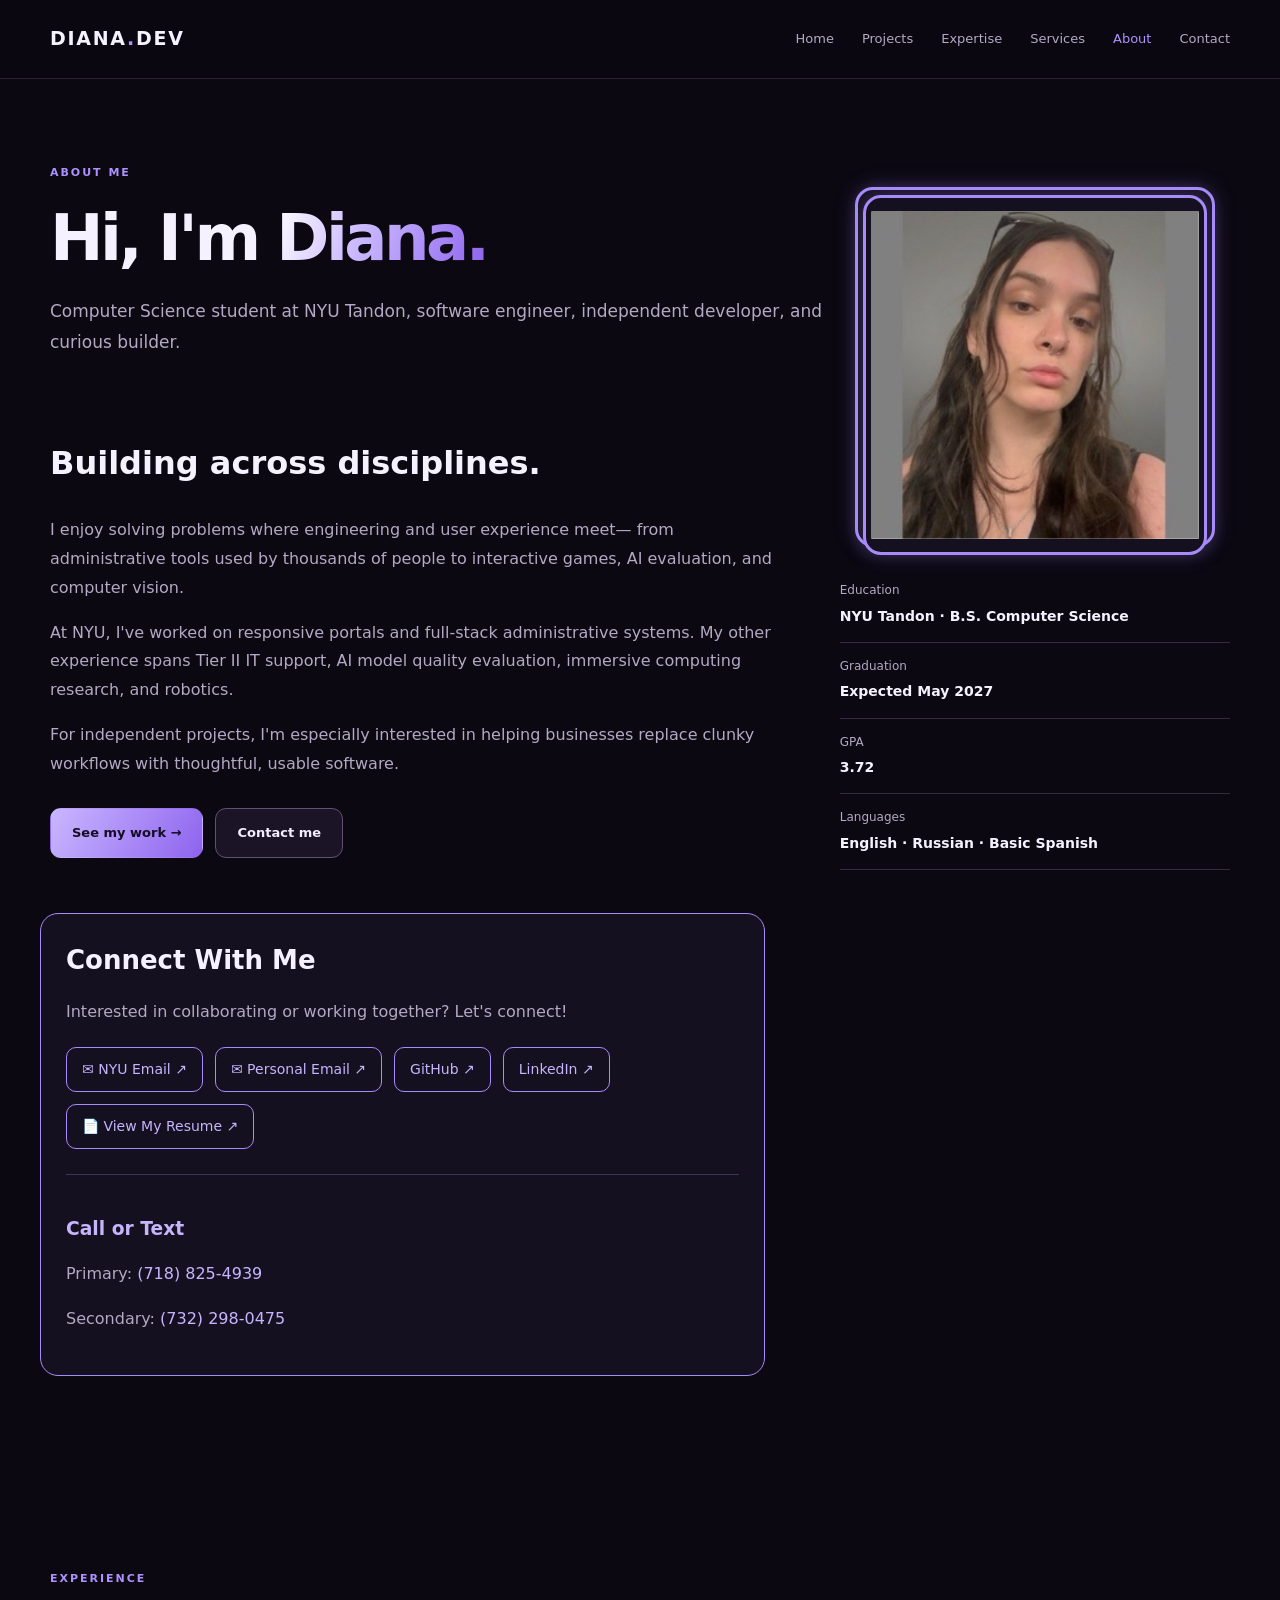
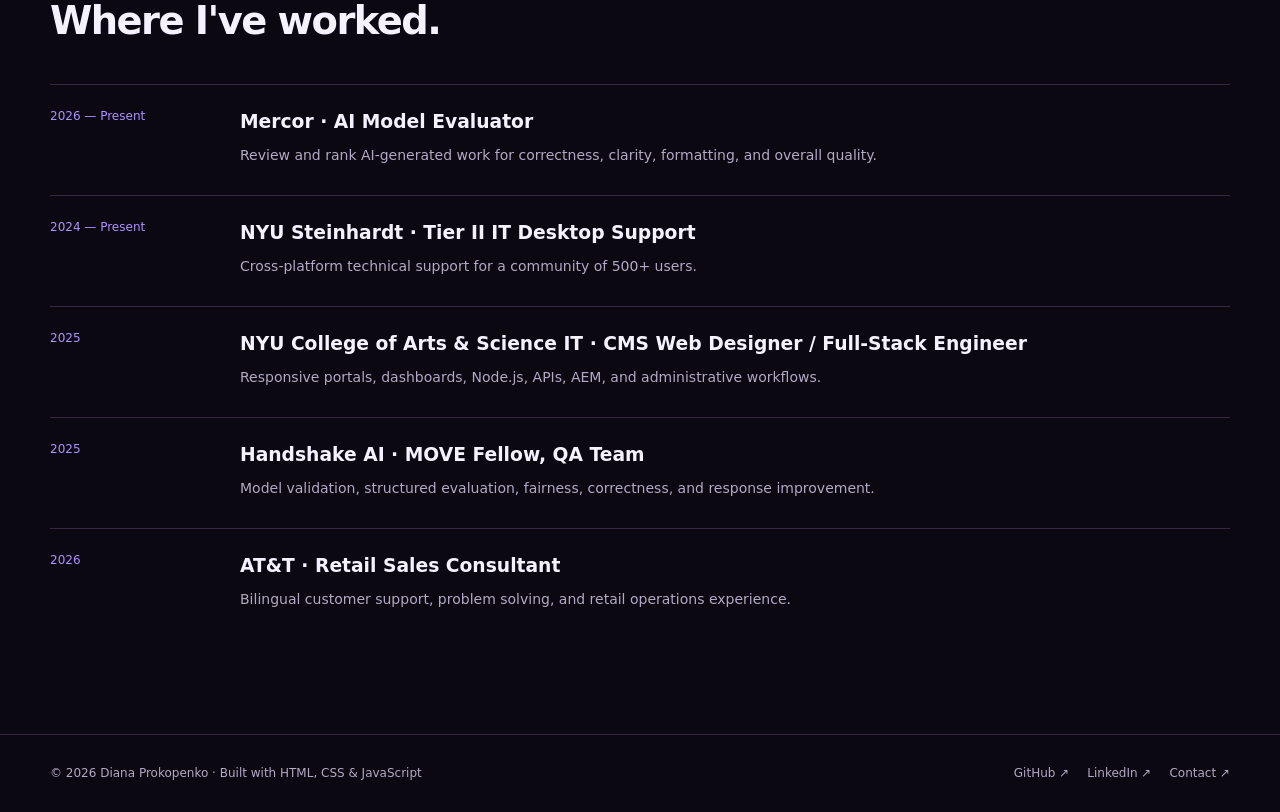
<file: about.html>
<!doctype html>
<html lang="en">

<head>
    <meta charset="utf-8">
    <meta name="viewport" content="width=device-width,initial-scale=1">
    <meta name="description"
        content="About Diana Prokopenko: NYU computer science, software engineering, AI evaluation, and research.">
    <meta name="theme-color" content="#0b0812">
    <title>About | Diana Prokopenko</title>
    <link rel="stylesheet" href="style.css">
</head>

<body>
    <header class="site-header">
        <div class="wrap nav"><a class="logo" href="index.html">DIANA<span>.</span>DEV</a><button class="menu-toggle"
                aria-label="Toggle navigation" aria-expanded="false">☰</button>
            <nav class="nav-links" aria-label="Main navigation"><a href="index.html">Home</a><a
                    href="projects.html">Projects</a><a href="expertise.html">Expertise</a><a
                    href="services.html">Services</a><a href="about.html" aria-current="page">About</a><a
                    href="contact.html">Contact</a></nav>
        </div>
    </header>
    <main>
        <section class="wrap page-intro">
            <div class="eyebrow">ABOUT ME</div>
            <h1>Hi,
                I'm <span class="gradient-text">Diana.</span></h1>
            <p class="lead">Computer Science student at NYU Tandon, software engineer, independent developer, and
                curious builder.</p>
        </section>
        <section class="wrap about-layout section-tight">
            <div class="about-main">
                <h2>Building across disciplines.</h2>
                <p>I enjoy solving problems where engineering and user experience meet— from administrative tools used by
                    thousands of people to interactive games, AI evaluation, and computer vision.</p>
                <p>At NYU, I've worked on responsive portals and full-stack administrative systems. My other experience
                    spans Tier II IT support,
                    AI model quality evaluation,
                    immersive computing research,
                    and robotics.</p>
                <p>For independent projects,
                    I'm especially interested in helping businesses replace clunky workflows with thoughtful, usable
                    software.</p>
                <div class="actions"><a class="btn btn-primary" href="projects.html">See my work →</a><a
                        class="btn btn-outline" href="contact.html">Contact me</a></div>

                        <section class="about-contact">
    <h2>Connect With Me</h2>
    <p>Interested in collaborating or working together? Let's connect!</p>

    <div class="about-contact-links">
        <a href="mailto:dgp9937@nyu.edu">✉ NYU Email ↗</a>
        <a href="mailto:di6nagk@gmail.com">✉ Personal Email ↗</a>

        <a href="https://github.com/diana-gk"
           target="_blank" rel="noopener">GitHub ↗</a>

        <a href="https://www.linkedin.com/in/diana--prokopenko/"
           target="_blank" rel="noopener">LinkedIn ↗</a>

        <a href="assets/Diana_Prokopenko_Resume.pdf"
           target="_blank" rel="noopener">📄 View My Resume ↗</a>
    </div>

    <div class="about-contact-phones">
        <h3>Call or Text</h3>
        <p>Primary:
            <a href="tel:+17188254939">(718) 825-4939</a>
        </p>
        <p>Secondary:
            <a href="tel:+17322980475">(732) 298-0475</a>
        </p>
    </div>
</section>
            </div>
            
            <aside class="about-side">
                <div class="profile-image"><img src="assets/profile.jpg" alt="Diana Prokopenko" class="profile-image"></div>
                <div class="about-facts">
                    <div><span>Education</span><strong>NYU Tandon · B.S. Computer Science</strong></div>
                    <div><span>Graduation</span><strong>Expected May 2027</strong></div>
                    <div><span>GPA</span><strong>3.72</strong></div>
                    <div><span>Languages</span><strong>English · Russian · Basic Spanish</strong></div>
                </div>
            </aside>
        </section>
        <section class="wrap section">
            <div class="section-head">
                <div>
                    <div class="eyebrow">EXPERIENCE</div>
                    <h2>Where I've worked.</h2>
                </div>
            </div>
            <div class="timeline">
                <article><span>2026 — Present</span>
                    <div>
                        <h3>Mercor · AI Model Evaluator</h3>
                        <p>Review and rank AI-generated work for correctness,
                            clarity,
                            formatting,
                            and overall quality.</p>
                    </div>
                </article>
                <article><span>2024 — Present</span>
                    <div>
                        <h3>NYU Steinhardt · Tier II IT Desktop Support</h3>
                        <p>Cross-platform technical support for a community of 500+ users.</p>
                    </div>
                </article>
                <article><span>2025</span>
                    <div>
                        <h3>NYU College of Arts & Science IT · CMS Web Designer / Full-Stack Engineer</h3>
                        <p>Responsive portals,
                            dashboards,
                            Node.js,
                            APIs,
                            AEM,
                            and administrative workflows.</p>
                    </div>
                </article>
                <article><span>2025</span>
                    <div>
                        <h3>Handshake AI · MOVE Fellow,
                            QA Team</h3>
                        <p>Model validation,
                            structured evaluation,
                            fairness,
                            correctness,
                            and response improvement.</p>
                    </div>
                </article>
                <article><span>2026</span>
                    <div>
                        <h3>AT&T · Retail Sales Consultant</h3>
                        <p>Bilingual customer support,
                            problem solving,
                            and retail operations experience.</p>
                    </div>
                </article>
            </div>
        </section>
    </main>
    <footer class="site-footer">
        <div class="wrap footer-row"><span>© <span id="year"></span> Diana Prokopenko · Built with HTML,
                CSS & JavaScript</span>
            <div><a href="https://github.com/diana-gk" target="_blank" rel="noopener">GitHub ↗</a><a
                    href="https://www.linkedin.com/in/diana--prokopenko/" target="_blank" rel="noopener">LinkedIn
                    ↗</a><a href="contact.html">Contact ↗</a></div>
        </div>
    </footer>
    <script src="script.js" defer></script>
</body>

</html>
</file>
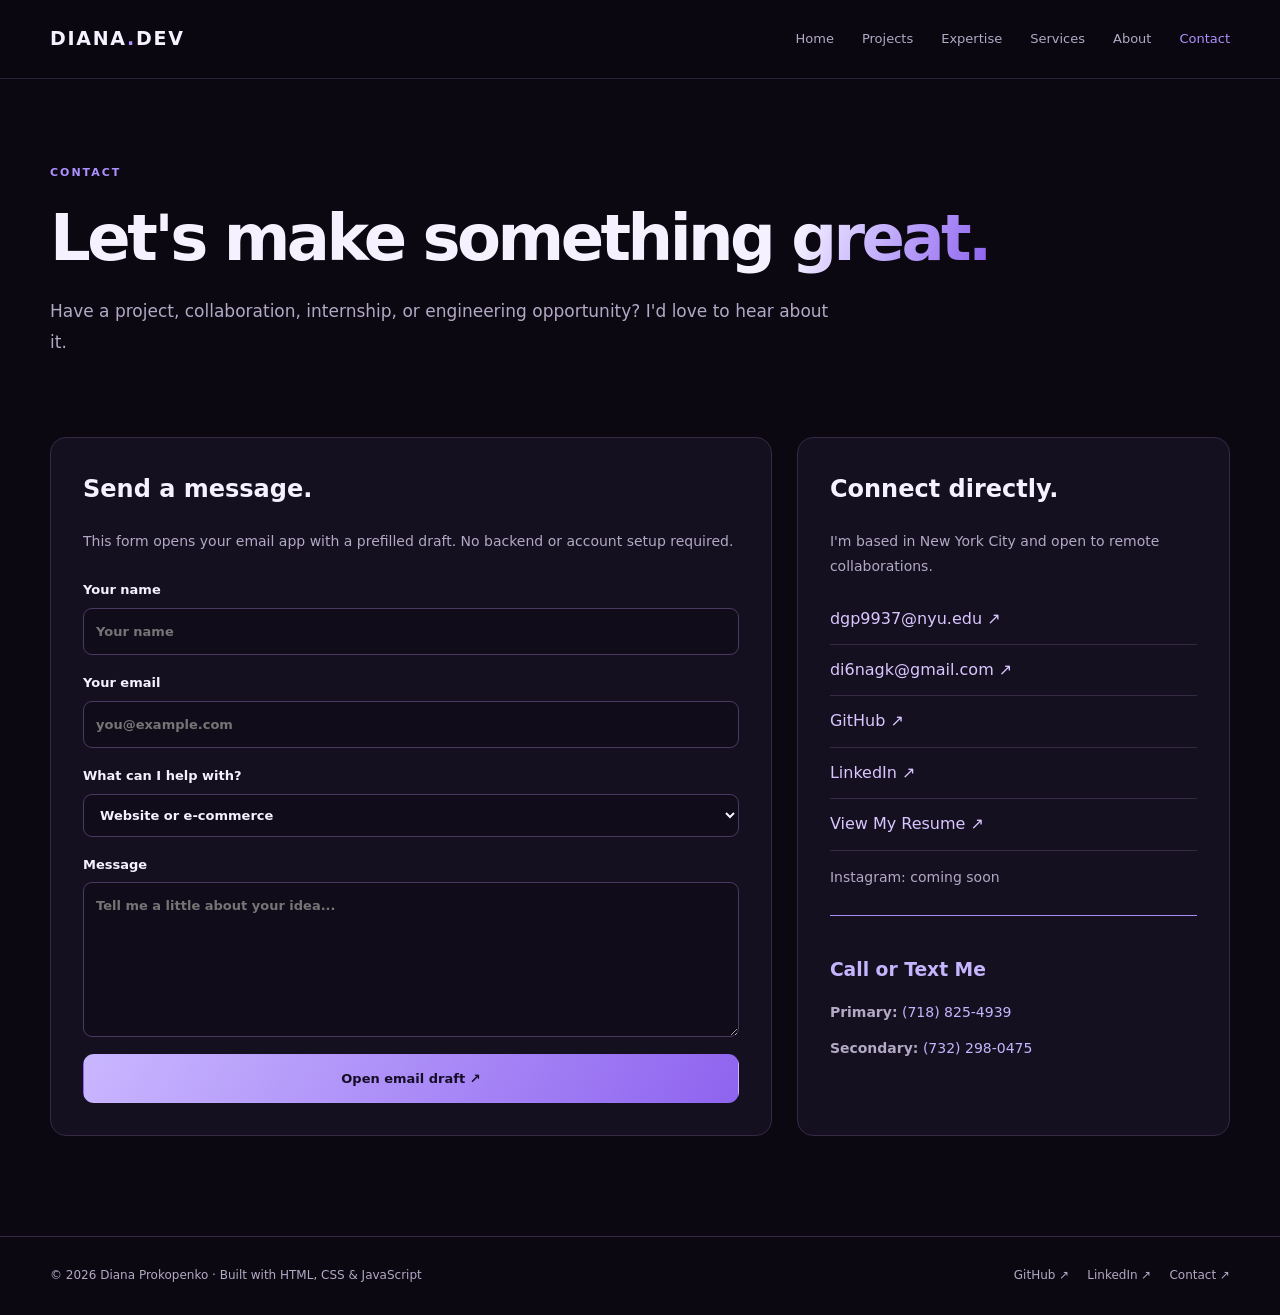
<file: contact.html>
<!doctype html>
<html lang="en">

<head>
    <meta charset="utf-8">
    <meta name="viewport" content="width=device-width,initial-scale=1">
    <meta name="description"
        content="Contact Diana Prokopenko for freelance development and engineering collaborations.">
    <meta name="theme-color" content="#0b0812">
    <title>Contact | Diana Prokopenko</title>
    <link rel="stylesheet" href="style.css">
</head>

<body>
    <header class="site-header">
        <div class="wrap nav"><a class="logo" href="index.html">DIANA<span>.</span>DEV</a><button class="menu-toggle"
                aria-label="Toggle navigation" aria-expanded="false">☰</button>
            <nav class="nav-links" aria-label="Main navigation"><a href="index.html">Home</a><a
                    href="projects.html">Projects</a><a href="expertise.html">Expertise</a><a
                    href="services.html">Services</a><a href="about.html">About</a><a href="contact.html"
                    aria-current="page">Contact</a></nav>
        </div>
    </header>
    <main>
        <section class="wrap page-intro">
            <div class="eyebrow">CONTACT</div>
            <h1>Let's make something <span class="gradient-text">great.</span></h1>
            <p class="lead">Have a project, collaboration, internship, or engineering opportunity? I'd love to hear
                about it.</p>
        </section>
        <section class="wrap contact-layout section-tight">
            <div class="contact-panel">
                <h2>Send a message.</h2>
                <p>This form opens your email app with a prefilled draft. No backend or account setup required.</p>
                <form id="contact-form"><label>Your name<input name="name" type="text" required
                            placeholder="Your name"></label><label>Your email<input name="email" type="email" required
                            placeholder="you@example.com"></label><label>What can I help with?<select name="topic">
                            <option>Website or e-commerce</option>
                            <option>Business software</option>
                            <option>Collaboration</option>
                            <option>Software engineering opportunity</option>
                            <option>Something else</option>
                        </select></label><label>Message<textarea name="message" rows="6" required
                            placeholder="Tell me a little about your idea..."></textarea></label><button
                        class="btn btn-primary" type="submit">Open email draft ↗</button></form>
            </div>
            <aside class="contact-side">
                <h2>Connect directly.</h2>
                <p>I'm based in New York City and open to remote collaborations.</p>
                <a
                    href="mailto:dgp9937@nyu.edu">dgp9937@nyu.edu ↗</a>
                    <a
                    href="mailto:di6nagk@gmail.com">di6nagk@gmail.com ↗</a>
                    <a href="https://github.com/diana-gk"
                    target="_blank" rel="noopener">GitHub ↗</a>
                    <a href="https://www.linkedin.com/in/diana--prokopenko/"
                    target="_blank" rel="noopener">LinkedIn ↗</a>
                    <a href="assets/Diana_Prokopenko_Resume.pdf" target="_blank" rel="noopener"> View My Resume ↗ </a>
                <p class="quiet">Instagram: coming soon</p>


                <div class="contact-phones">
                    <h3>Call or Text Me</h3>

                    <p>
                        <strong>Primary:</strong>
                        <a href="tel:+1XXXXXXXXXX">(718) 825-4939</a>
                    </p>

                    <p>
                        <strong>Secondary:</strong>
                        <a href="tel:+1YYYYYYYYYY">(732) 298-0475</a>
                    </p>
                </div>
            </aside>
        </section>
    </main>
    <footer class="site-footer">
        <div class="wrap footer-row"><span>© <span id="year"></span> Diana Prokopenko · Built with HTML,
                CSS & JavaScript</span>
            <div><a href="https://github.com/diana-gk" target="_blank" rel="noopener">GitHub ↗</a><a
                    href="https://www.linkedin.com/in/diana--prokopenko/" target="_blank" rel="noopener">LinkedIn
                    ↗</a><a href="contact.html">Contact ↗</a></div>
        </div>
    </footer>
    <script src="script.js" defer></script>
</body>

</html>
</file>
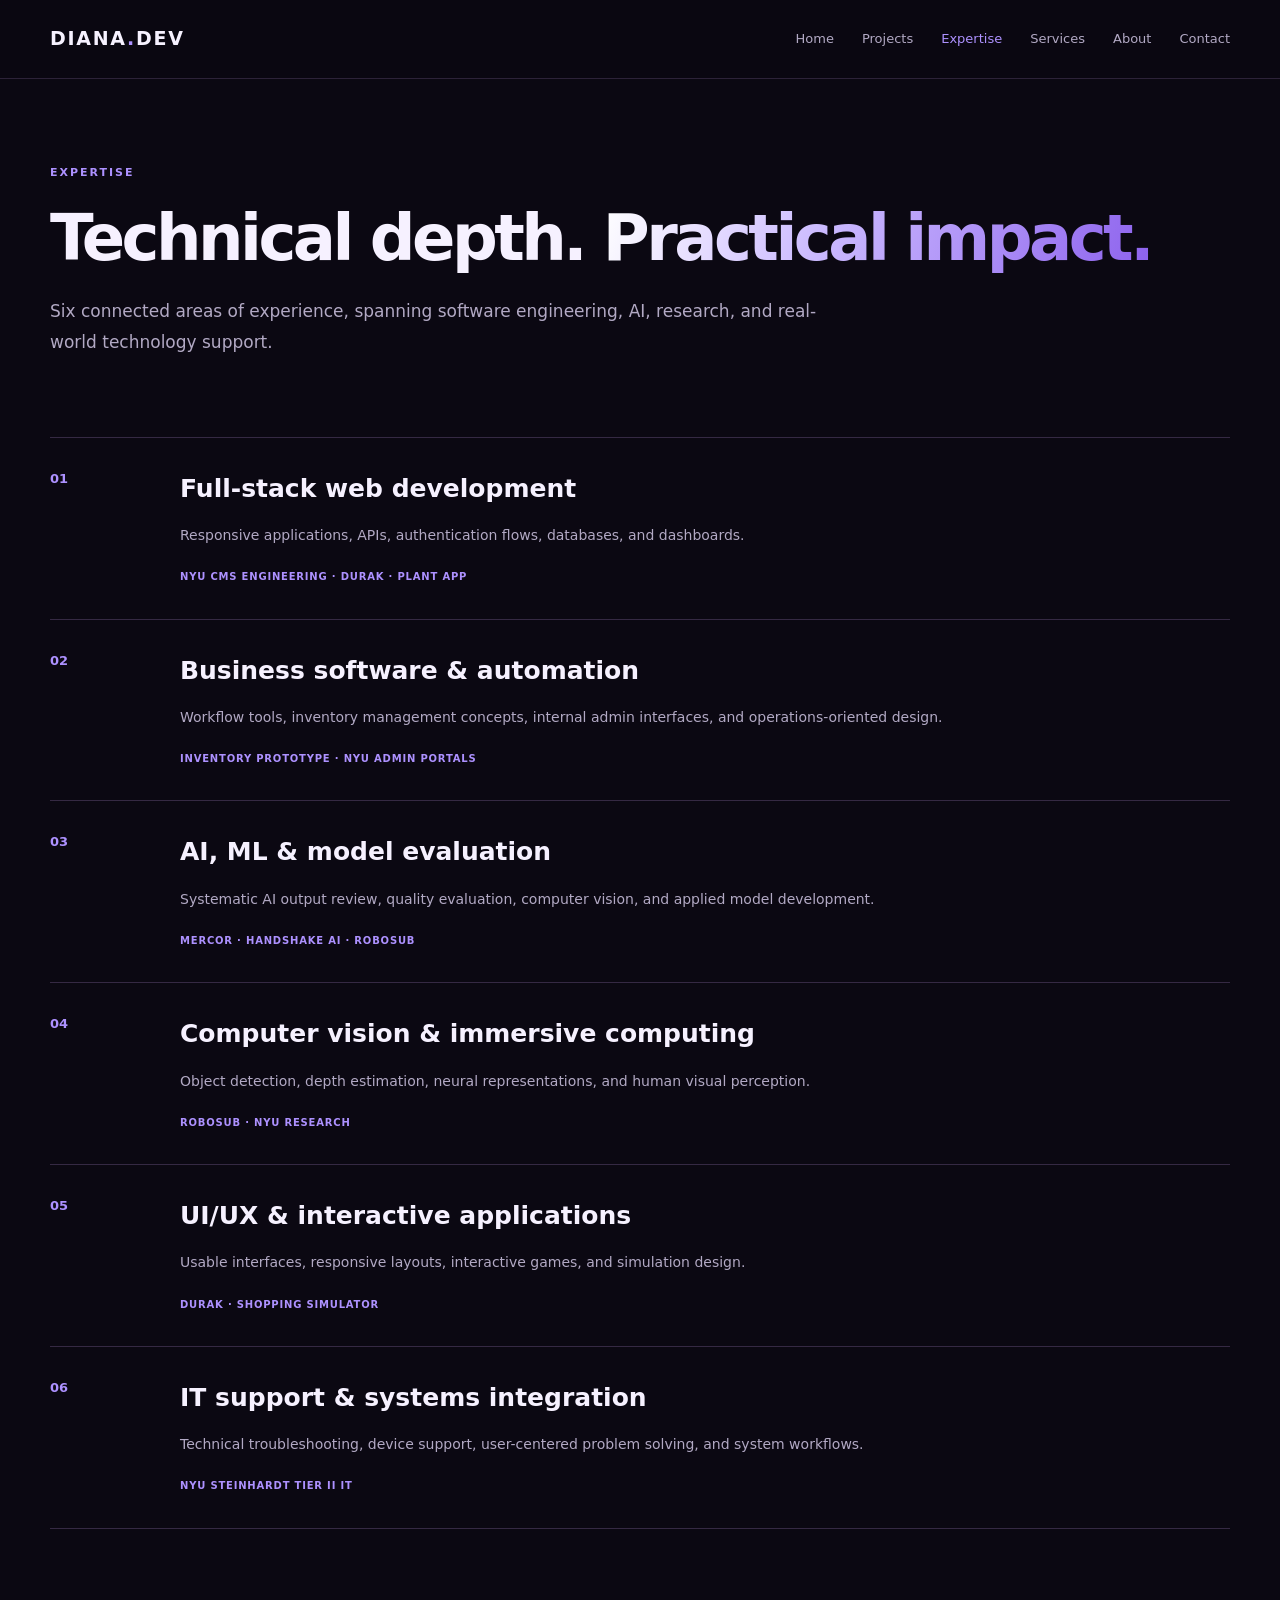
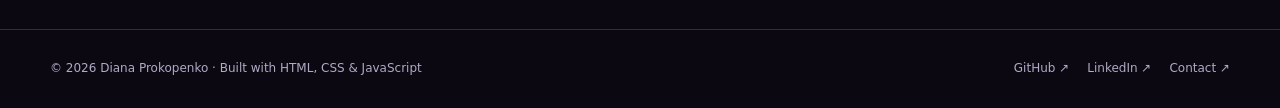
<file: expertise.html>
<!doctype html><html lang="en"><head><meta charset="utf-8"><meta name="viewport" content="width=device-width,initial-scale=1"><meta name="description" content="Specialties in full-stack development, AI, UX, immersive computing, and IT systems."><meta name="theme-color" content="#0b0812"><title>Expertise | Diana Prokopenko</title><link rel="stylesheet" href="style.css"></head><body><header class="site-header"><div class="wrap nav"><a class="logo" href="index.html">DIANA<span>.</span>DEV</a><button class="menu-toggle" aria-label="Toggle navigation" aria-expanded="false">☰</button><nav class="nav-links" aria-label="Main navigation"><a href="index.html">Home</a><a href="projects.html">Projects</a><a href="expertise.html" aria-current="page">Expertise</a><a href="services.html">Services</a><a href="about.html">About</a><a href="contact.html">Contact</a></nav></div></header><main><section class="wrap page-intro"><div class="eyebrow">EXPERTISE</div><h1>Technical depth. <span class="gradient-text">Practical impact.</span></h1><p class="lead">Six connected areas of experience, spanning software engineering, AI, research, and real-world technology support.</p></section><section class="wrap section section-tight"><div class="expertise-list"><article class="expertise-item"><span class="number">01</span><div><h2>Full-stack web development</h2><p>Responsive applications, APIs, authentication flows, databases, and dashboards.</p><span class="eyebrow">NYU CMS engineering · Durak · Plant App</span></div></article><article class="expertise-item"><span class="number">02</span><div><h2>Business software & automation</h2><p>Workflow tools, inventory management concepts, internal admin interfaces, and operations-oriented design.</p><span class="eyebrow">Inventory prototype · NYU admin portals</span></div></article><article class="expertise-item"><span class="number">03</span><div><h2>AI, ML & model evaluation</h2><p>Systematic AI output review, quality evaluation, computer vision, and applied model development.</p><span class="eyebrow">Mercor · Handshake AI · RoboSub</span></div></article><article class="expertise-item"><span class="number">04</span><div><h2>Computer vision & immersive computing</h2><p>Object detection, depth estimation, neural representations, and human visual perception.</p><span class="eyebrow">RoboSub · NYU research</span></div></article><article class="expertise-item"><span class="number">05</span><div><h2>UI/UX & interactive applications</h2><p>Usable interfaces, responsive layouts, interactive games, and simulation design.</p><span class="eyebrow">Durak · Shopping Simulator</span></div></article><article class="expertise-item"><span class="number">06</span><div><h2>IT support & systems integration</h2><p>Technical troubleshooting, device support, user-centered problem solving, and system workflows.</p><span class="eyebrow">NYU Steinhardt Tier II IT</span></div></article></div></section></main><footer class="site-footer"><div class="wrap footer-row"><span>© <span id="year"></span> Diana Prokopenko · Built with HTML, CSS & JavaScript</span><div><a href="https://github.com/diana-gk" target="_blank" rel="noopener">GitHub ↗</a><a href="https://www.linkedin.com/in/diana--prokopenko/" target="_blank" rel="noopener">LinkedIn ↗</a><a href="contact.html">Contact ↗</a></div></div></footer><script src="script.js" defer></script></body></html>
</file>
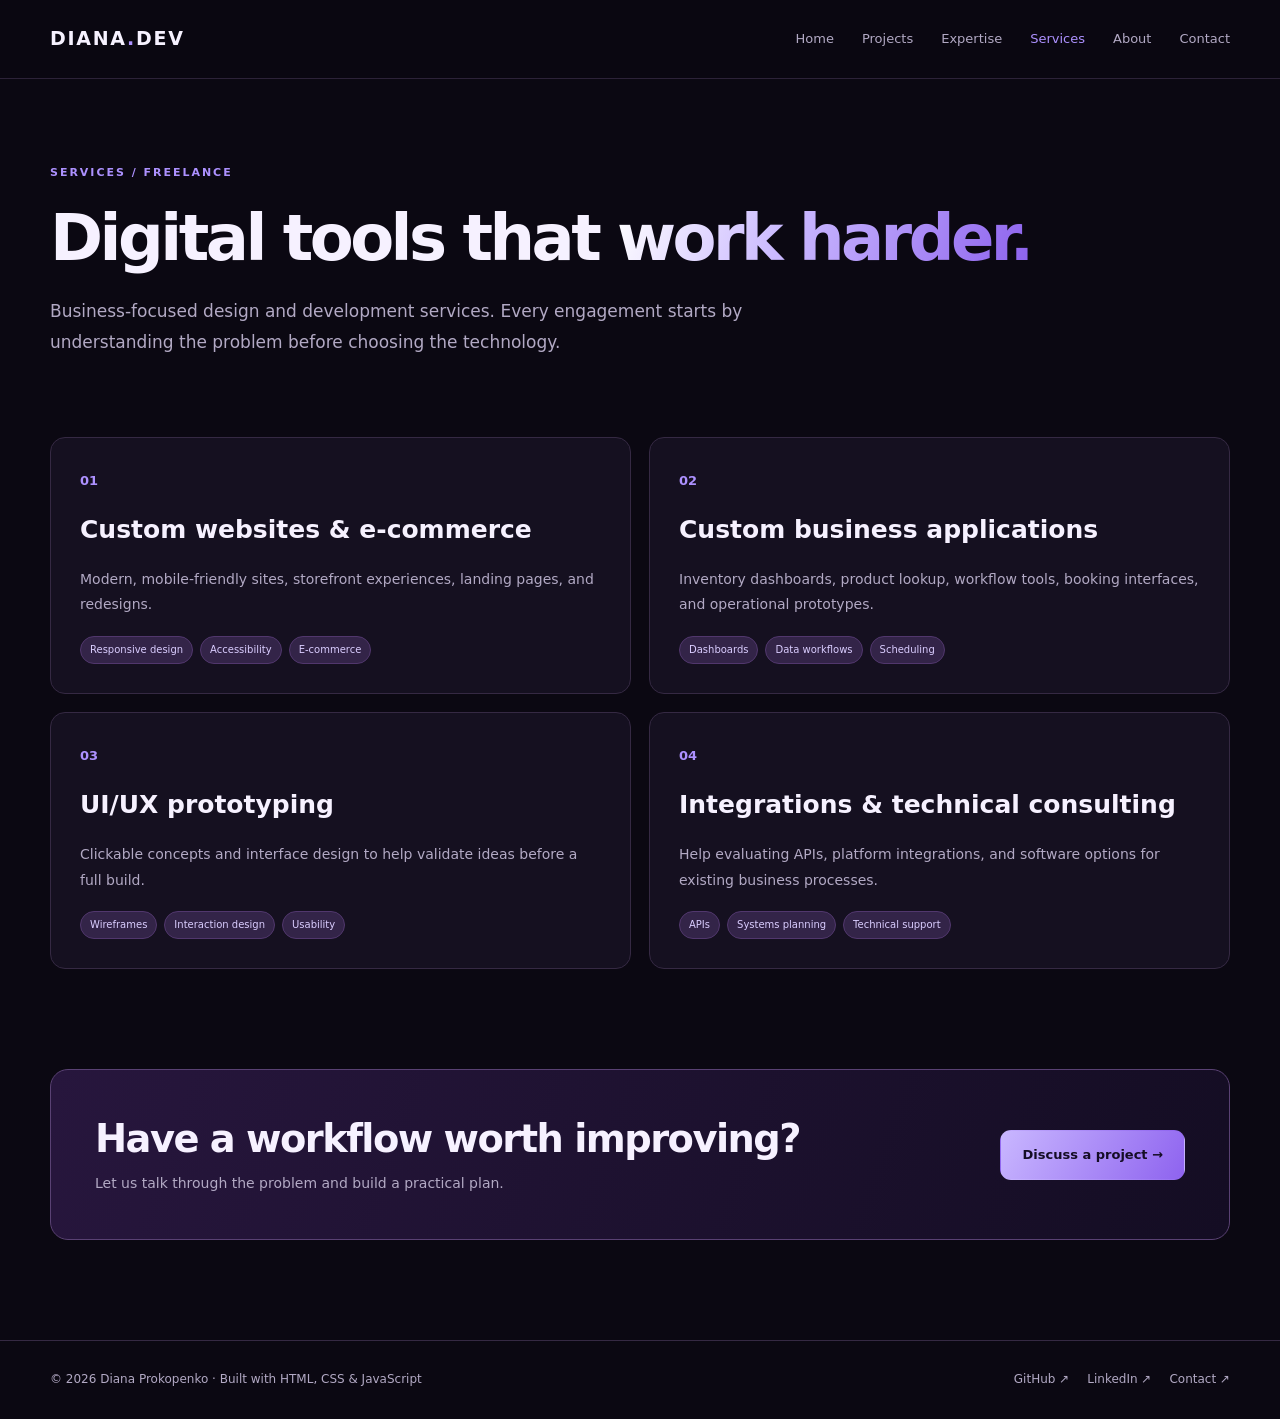
<file: services.html>
<!doctype html><html lang="en"><head><meta charset="utf-8"><meta name="viewport" content="width=device-width,initial-scale=1"><meta name="description" content="Freelance websites, e-commerce, business software, and UX prototyping."><meta name="theme-color" content="#0b0812"><title>Services | Diana Prokopenko</title><link rel="stylesheet" href="style.css"></head><body><header class="site-header"><div class="wrap nav"><a class="logo" href="index.html">DIANA<span>.</span>DEV</a><button class="menu-toggle" aria-label="Toggle navigation" aria-expanded="false">☰</button><nav class="nav-links" aria-label="Main navigation"><a href="index.html">Home</a><a href="projects.html">Projects</a><a href="expertise.html">Expertise</a><a href="services.html" aria-current="page">Services</a><a href="about.html">About</a><a href="contact.html">Contact</a></nav></div></header><main><section class="wrap page-intro"><div class="eyebrow">SERVICES / FREELANCE</div><h1>Digital tools that <span class="gradient-text">work harder.</span></h1><p class="lead">Business-focused design and development services. Every engagement starts by understanding the problem before choosing the technology.</p></section><section class="wrap section section-tight"><div class="service-grid"><article class="service-card"><span class="number">01</span><h2>Custom websites & e-commerce</h2><p>Modern, mobile-friendly sites, storefront experiences, landing pages, and redesigns.</p><div class="tags"><span>Responsive design</span><span>Accessibility</span><span>E-commerce</span></div></article><article class="service-card"><span class="number">02</span><h2>Custom business applications</h2><p>Inventory dashboards, product lookup, workflow tools, booking interfaces, and operational prototypes.</p><div class="tags"><span>Dashboards</span><span>Data workflows</span><span>Scheduling</span></div></article><article class="service-card"><span class="number">03</span><h2>UI/UX prototyping</h2><p>Clickable concepts and interface design to help validate ideas before a full build.</p><div class="tags"><span>Wireframes</span><span>Interaction design</span><span>Usability</span></div></article><article class="service-card"><span class="number">04</span><h2>Integrations & technical consulting</h2><p>Help evaluating APIs, platform integrations, and software options for existing business processes.</p><div class="tags"><span>APIs</span><span>Systems planning</span><span>Technical support</span></div></article></div></section><section class="wrap cta-banner"><div><h2>Have a workflow worth improving?</h2><p>Let us talk through the problem and build a practical plan.</p></div><a class="btn btn-primary" href="contact.html">Discuss a project →</a></section></main><footer class="site-footer"><div class="wrap footer-row"><span>© <span id="year"></span> Diana Prokopenko · Built with HTML, CSS & JavaScript</span><div><a href="https://github.com/diana-gk" target="_blank" rel="noopener">GitHub ↗</a><a href="https://www.linkedin.com/in/diana--prokopenko/" target="_blank" rel="noopener">LinkedIn ↗</a><a href="contact.html">Contact ↗</a></div></div></footer><script src="script.js" defer></script></body></html>
</file>
<file: style.css>
/* EDIT YOUR THEME COLORS HERE */
:root {
    --bg: #0b0812;
    --panel: #151020;
    --panel2: #1e1630;
    --purple: #ad91ff;
    --purple2: #7241e8;
    --text: #f6f1ff;
    --muted: #b2a9c4;
    --line: #352943;
    --max: 1180px
}

* {
    box-sizing: border-box
}

html {
    scroll-behavior: smooth
}

body {
    margin: 0;
    background: var(--bg);
    color: var(--text);
    font-family: Inter,
        ui-sans-serif,
        system-ui,
        -apple-system,
        Segoe UI,
        Arial,
        sans-serif;
    line-height: 1.65
}

a {
    color: inherit;
    text-decoration: none
}

button,
input,
select,
textarea {
    font: inherit
}

button {
    cursor: pointer
}

img {
    display: block;
    max-width: 100%
}

.wrap {
    width: min(var(--max),
            calc(100% - 48px));
    margin-inline: auto
}

.site-header {
    position: sticky;
    top: 0;
    z-index: 20;
    background: #0b0812eb;
    backdrop-filter: blur(18px);
    border-bottom: 1px solid #2c2238
}

.nav {
    display: flex;
    align-items: center;
    justify-content: space-between;
    min-height: 78px
}

.logo {
    font-size: 19px;
    letter-spacing: .09em;
    font-weight: 850
}

.logo span {
    color: var(--purple)
}

.nav-links {
    display: flex;
    gap: 28px;
    align-items: center
}

.nav-links a {
    font-size: 13px;
    color: var(--muted);
    transition: color .2s
}

.nav-links a:hover,
.nav-links a[ aria-current=page] {
    color: var(--purple)
}

.menu-toggle {
    display: none;
    border: 1px solid var(--line);
    color: var(--text);
    background: var(--panel);
    border-radius: 8px;
    padding: 5px 12px
}

.eyebrow {
    font-size: 11px;
    font-weight: 750;
    letter-spacing: .18em;
    text-transform: uppercase;
    color: var(--purple)
}

.dot {
    display: inline-block;
    width: 8px;
    height: 8px;
    background: #a78bfa;
    border-radius: 50%;
    margin-right: 9px
}

.hero {
    display: grid;
    grid-template-columns: 1.12fr .88fr;
    gap: 65px;
    align-items: center;
    padding-block: 112px 96px
}

.hero h1,
.page-intro h1 {
    font-size: clamp(42px,
            5.3vw,
            74px);
    line-height: 1.09;
    letter-spacing: -.055em;
    margin: 22px 0
}

.gradient-text {
    background: linear-gradient(110deg,
            #fff 0%,
            #cbbaff 40%,
            #8c61ed 100%);
    -webkit-background-clip: text;
    background-clip: text;
    color: transparent
}

.lead {
    font-size: 17px;
    line-height: 1.85;
    color: var(--muted);
    max-width: 700px
}

.actions {
    display: flex;
    flex-wrap: wrap;
    gap: 12px;
    margin-top: 30px
}

.btn {
    display: inline-flex;
    align-items: center;
    justify-content: center;
    border-radius: 11px;
    padding: 13px 21px;
    font-size: 13px;
    font-weight: 750;
    border: 1px solid transparent;
    transition: transform .2s,
        background .2s
}

.btn:hover {
    transform: translateY(-2px)
}

.btn-primary {
    background: linear-gradient(120deg,
            #c9b7ff,
            #8e63ef);
    color: #150d25
}

.btn-outline {
    border-color: #615073;
    background: #1b1427;
    color: #f4ecff
}

.social-line {
    display: flex;
    gap: 20px;
    margin-top: 27px;
    color: #b9a7d9;
    font-size: 13px
}

.social-line a:hover,
.text-link:hover {
    color: #fff
}

.hero-visual {
    background: linear-gradient(145deg,
            #291b43,
            #140f21);
    border: 1px solid #56406e;
    border-radius: 19px;
    padding: 17px;
    box-shadow: 0 24px 100px #6b31d72b;
    transform: rotate(1.5deg)
}

.hero-visual img {
    border-radius: 9px
}

.visual-label,
.visual-bottom {
    font-size: 10px;
    letter-spacing: .12em;
    color: #d0c0e7
}

.visual-label {
    margin: 3px 0 14px
}

.visual-bottom {
    display: flex;
    justify-content: space-between;
    margin-top: 12px
}

.stats {
    display: grid;
    grid-template-columns: repeat(4,
            1fr);
    border-top: 1px solid var(--line);
    border-bottom: 1px solid var(--line);
    padding: 30px 0;
    gap: 20px
}

.stats>div {
    display: flex;
    flex-direction: column;
    gap: 4px
}

.stats strong {
    font-size: 30px;
    letter-spacing: -.04em;
    color: #e4d9ff
}

.stats span {
    font-size: 12px;
    color: var(--muted)
}

.section {
    padding-block: 94px
}

.section-tight {
    padding-top: 15px;
    padding-bottom: 100px
}

.section-head {
    display: flex;
    justify-content: space-between;
    gap: 30px;
    align-items: end;
    margin-bottom: 30px
}

.section-head h2,
.cta-banner h2 {
    font-size: clamp(30px,
            3vw,
            43px);
    letter-spacing: -.04em;
    line-height: 1.2;
    margin: 10px 0
}

.section-head p {
    color: var(--muted);
    max-width: 360px;
    font-size: 14px
}

.project-grid {
    display: grid;
    grid-template-columns: repeat(2,
            minmax(0,
                1fr));
    gap: 24px
}

.project-card {
    background: var(--panel);
    border: 1px solid var(--line);
    border-radius: 17px;
    overflow: hidden;
    transition: border-color .2s,
        transform .2s
}

.project-card:hover {
    border-color: #8865bf;
    transform: translateY(-3px)
}

.project-card img,
.project-card video {
    width: 100%;
    height: 240px;
    object-fit: contain;
    object-position: center;
    background: #0a0a0a;
    display: block;
}

.card-body {
    padding: 25px
}

.meta {
    display: flex;
    justify-content: space-between;
    gap: 12px;
    flex-wrap: wrap;
    font-size: 11px;
    color: #b8a0e3
}

.meta span:last-child {
    color: #b8adc7
}

.project-card h3 {
    font-size: 23px;
    line-height: 1.3;
    margin: 13px 0 10px;
    letter-spacing: -.025em
}

.project-card p,
.mini-card p,
.service-card p,
.expertise-item p,
.about-main p,
.timeline p,
.contact-panel p,
.contact-side p {
    font-size: 14px;
    color: var(--muted);
    line-height: 1.8
}

.tags {
    display: flex;
    flex-wrap: wrap;
    gap: 7px;
    margin-top: 18px
}

.tags span {
    font-size: 10px;
    color: #dacdff;
    background: #332448;
    border: 1px solid #51376d;
    padding: 5px 9px;
    border-radius: 20px
}

.card-links {
    display: flex;
    flex-wrap: wrap;
    gap: 17px;
    margin-top: 21px;
    min-height: 20px
}

.text-link {
    color: #d7c5ff;
    font-size: 12px;
    font-weight: 700
}

.quiet {
    font-size: 12px;
    color: #8e819f
}

.section-cta {
    text-align: center;
    margin-top: 30px
}

.expertise-grid,
.service-grid {
    display: grid;
    grid-template-columns: repeat(2,
            1fr);
    gap: 18px
}

.mini-card,
.service-card {
    background: var(--panel);
    border: 1px solid var(--line);
    padding: 29px;
    border-radius: 15px
}

.mini-card:hover {
    border-color: #7657a8
}

.mini-icon {
    display: block;
    color: var(--purple);
    font-size: 30px
}

.mini-card h3 {
    font-size: 18px;
    margin: 10px 0 5px
}

.cta-banner {
    display: flex;
    justify-content: space-between;
    align-items: center;
    gap: 20px;
    background: linear-gradient(110deg,
            #27163d,
            #140d23);
    border: 1px solid #594173;
    border-radius: 18px;
    padding: 36px 44px;
    margin-bottom: 100px
}

.cta-banner p {
    font-size: 14px;
    color: var(--muted);
    margin: 8px 0
}

.page-intro {
    padding-top: 85px;
    padding-bottom: 46px
}

.page-intro h1 {
    font-size: clamp(42px,
            5vw,
            68px)
}

.page-intro .lead {
    max-width: 780px
}

.filters {
    display: flex;
    flex-wrap: wrap;
    gap: 9px;
    margin-bottom: 28px
}

.filter-btn {
    border: 1px solid var(--line);
    background: #191225;
    color: #c6b9d9;
    border-radius: 25px;
    padding: 9px 15px;
    font-size: 12px
}

.filter-btn:hover,
.filter-btn.active {
    background: #9b7ae7;
    color: #11091d;
    border-color: #9b7ae7
}

.project-card[ hidden] {
    display: none
}

.expertise-list {
    border-top: 1px solid var(--line)
}

.expertise-item {
    display: grid;
    grid-template-columns: 100px 1fr;
    gap: 30px;
    padding: 30px 0;
    border-bottom: 1px solid var(--line)
}

.expertise-item h2 {
    margin: 0;
    font-size: 25px
}

.expertise-item .number,
.service-card .number {
    color: var(--purple);
    font-size: 13px;
    font-weight: 700
}

.expertise-item .eyebrow {
    font-size: 10px;
    letter-spacing: .08em
}

.service-card h2 {
    font-size: 25px;
    line-height: 1.3
}

.about-layout {
    display: grid;
    grid-template-columns: 1.3fr .7fr;
    gap: 65px
}

.about-main h2 {
    font-size: 32px;
    margin-top: 0
}

.about-main p {
    font-size: 16px
}


.about-facts {
    margin-top: 20px
    
}

.about-layout > aside {
    transform: translateY(-250px);
}

.about-facts>div {
    padding: 14px 0;
    border-bottom: 1px solid var(--line);
    display: flex;
    flex-direction: column;
    gap: 4px
    
}

.about-facts span {
    font-size: 12px;
    color: var(--muted)
}

.about-facts strong {
    font-size: 14px
}

.timeline article {
    display: grid;
    grid-template-columns: 170px 1fr;
    gap: 20px;
    padding: 22px 0;
    border-top: 1px solid var(--line)
}

.timeline article>span {
    font-size: 12px;
    color: var(--purple)
}

.timeline h3 {
    margin: 0
}

.timeline p {
    margin: 5px 0
}

.contact-layout {
    display: grid;
    grid-template-columns: 1.25fr .75fr;
    gap: 25px
}

.contact-panel,
.contact-side {
    padding: 32px;
    background: var(--panel);
    border: 1px solid var(--line);
    border-radius: 16px
}

.contact-panel h2,
.contact-side h2 {
    margin-top: 0
}

.contact-panel form {
    display: grid;
    gap: 17px;
    margin-top: 25px
}

.contact-panel label {
    font-size: 13px;
    font-weight: 700;
    display: grid;
    gap: 7px
}

.contact-panel input,
.contact-panel textarea,
.contact-panel select {
    width: 100%;
    background: #100c19;
    border: 1px solid #4b3a60;
    border-radius: 9px;
    padding: 12px;
    color: var(--text);
    outline: none
}

.contact-panel input:focus,
.contact-panel textarea:focus,
.contact-panel select:focus {
    border-color: var(--purple)
}

.contact-side>a {
    display: block;
    color: #d9c6ff;
    padding: 12px 0;
    border-bottom: 1px solid var(--line)
}

.site-footer {
    border-top: 1px solid var(--line);
    padding: 29px 0;
    color: var(--muted);
    font-size: 12px
}

.footer-row {
    display: flex;
    justify-content: space-between;
    gap: 20px;
    flex-wrap: wrap
}

.footer-row div {
    display: flex;
    gap: 18px
}

.footer-row a:hover {
    color: var(--purple)
}


.profile-image {
    width: 360px;
    height: 360px;
    object-fit: contain;
    object-position: center;
    border-radius: 18px;
    border: 3px solid #a78bfa;
    padding: 5px;
    background-color: #151020;
    display: block;
    margin: 0 auto;
    box-shadow: 0 0 20px rgba(167, 139, 250, 0.25);
}

.contact-phones {
    margin-top: 25px;
    padding-top: 20px;
    border-top: 1px solid #a78bfa;
}

.contact-phones h3 {
    margin-bottom: 15px;
    color: #c4b5fd;
}

.contact-phones p {
    margin: 10px 0;
}

.contact-phones a {
    color: #c4b5fd;
    text-decoration: none;
}

.contact-phones a:hover {
    color: #ffffff;
    text-decoration: underline;
}

/* About page contact section */

.about-contact {
    margin-top: 55px;
    padding: 25px;
    border: 1px solid #a78bfa;
    border-radius: 18px;
    background: #151020;
    transform: translateX(-10px);
}

.about-contact h2 {
    font-size: 26px;
    margin-bottom: 10px;
}

.about-contact h3 {
    color: #c4b5fd;
    margin-bottom: 12px;
}

.about-contact-links {
    display: flex;
    flex-wrap: wrap;
    gap: 12px;
    margin-top: 20px;
}

.about-contact-links a {
    padding: 10px 15px;
    border: 1px solid #a78bfa;
    border-radius: 10px;
    color: #c4b5fd;
    text-decoration: none;
    font-size: 14px;
}

.about-contact-links a:hover {
    background: #a78bfa;
    color: #0a0710;
}

.about-contact-phones {
    margin-top: 25px;
    padding-top: 20px;
    border-top: 1px solid #443158;
}

.about-contact-phones a {
    color: #c4b5fd;
    text-decoration: none;
}

.about-contact-phones a:hover {
    text-decoration: underline;
}

@media(max-width:900px) {
    .hero {
        grid-template-columns: 1fr;
        padding-block: 75px
    }

    .hero-visual {
        max-width: 640px
    }

    .about-layout {
        grid-template-columns: 1fr
    }

    .nav-links {
        gap: 14px
    }

    .nav-links a {
        font-size: 12px
    }
}

@media(max-width:640px) {
    .wrap {
        width: min(var(--max),
                calc(100% - 32px))
    }

    .menu-toggle {
        display: block
    }

    .nav-links {
        display: none;
        position: absolute;
        top: 76px;
        left: 0;
        right: 0;
        background: #130e1c;
        border-bottom: 1px solid var(--line);
        padding: 18px 22px;
        flex-direction: column;
        align-items: flex-start
    }

    .nav-links.open {
        display: flex
    }

    .stats {
        grid-template-columns: repeat(2,
                1fr)
    }

    .project-grid,
    .expertise-grid,
    .service-grid,
    .contact-layout {
        grid-template-columns: 1fr
    }

    .hero {
        gap: 35px
    }

    .section {
        padding-block: 60px
    }

    .section-tight {
        padding-top: 10px
    }

    .section-head {
        display: block
    }

    .section-head p {
        max-width: none
    }

    .expertise-item {
        grid-template-columns: 38px 1fr;
        gap: 15px
    }

    .cta-banner {
        display: block;
        padding: 27px;
        margin-bottom: 55px
    }

    .cta-banner .btn {
        margin-top: 15px
    }

    .page-intro {
        padding-top: 56px
    }

    .timeline article {
        grid-template-columns: 1fr;
        gap: 5px
    }

    .footer-row {
        display: block
    }

    .footer-row div {
        margin-top: 12px
    }

   

}

@media(prefers-reduced-motion:reduce) {

    *,
    *:before,
    *:after {
        scroll-behavior: auto !important;
        transition: none !important
    }
}
</file>
